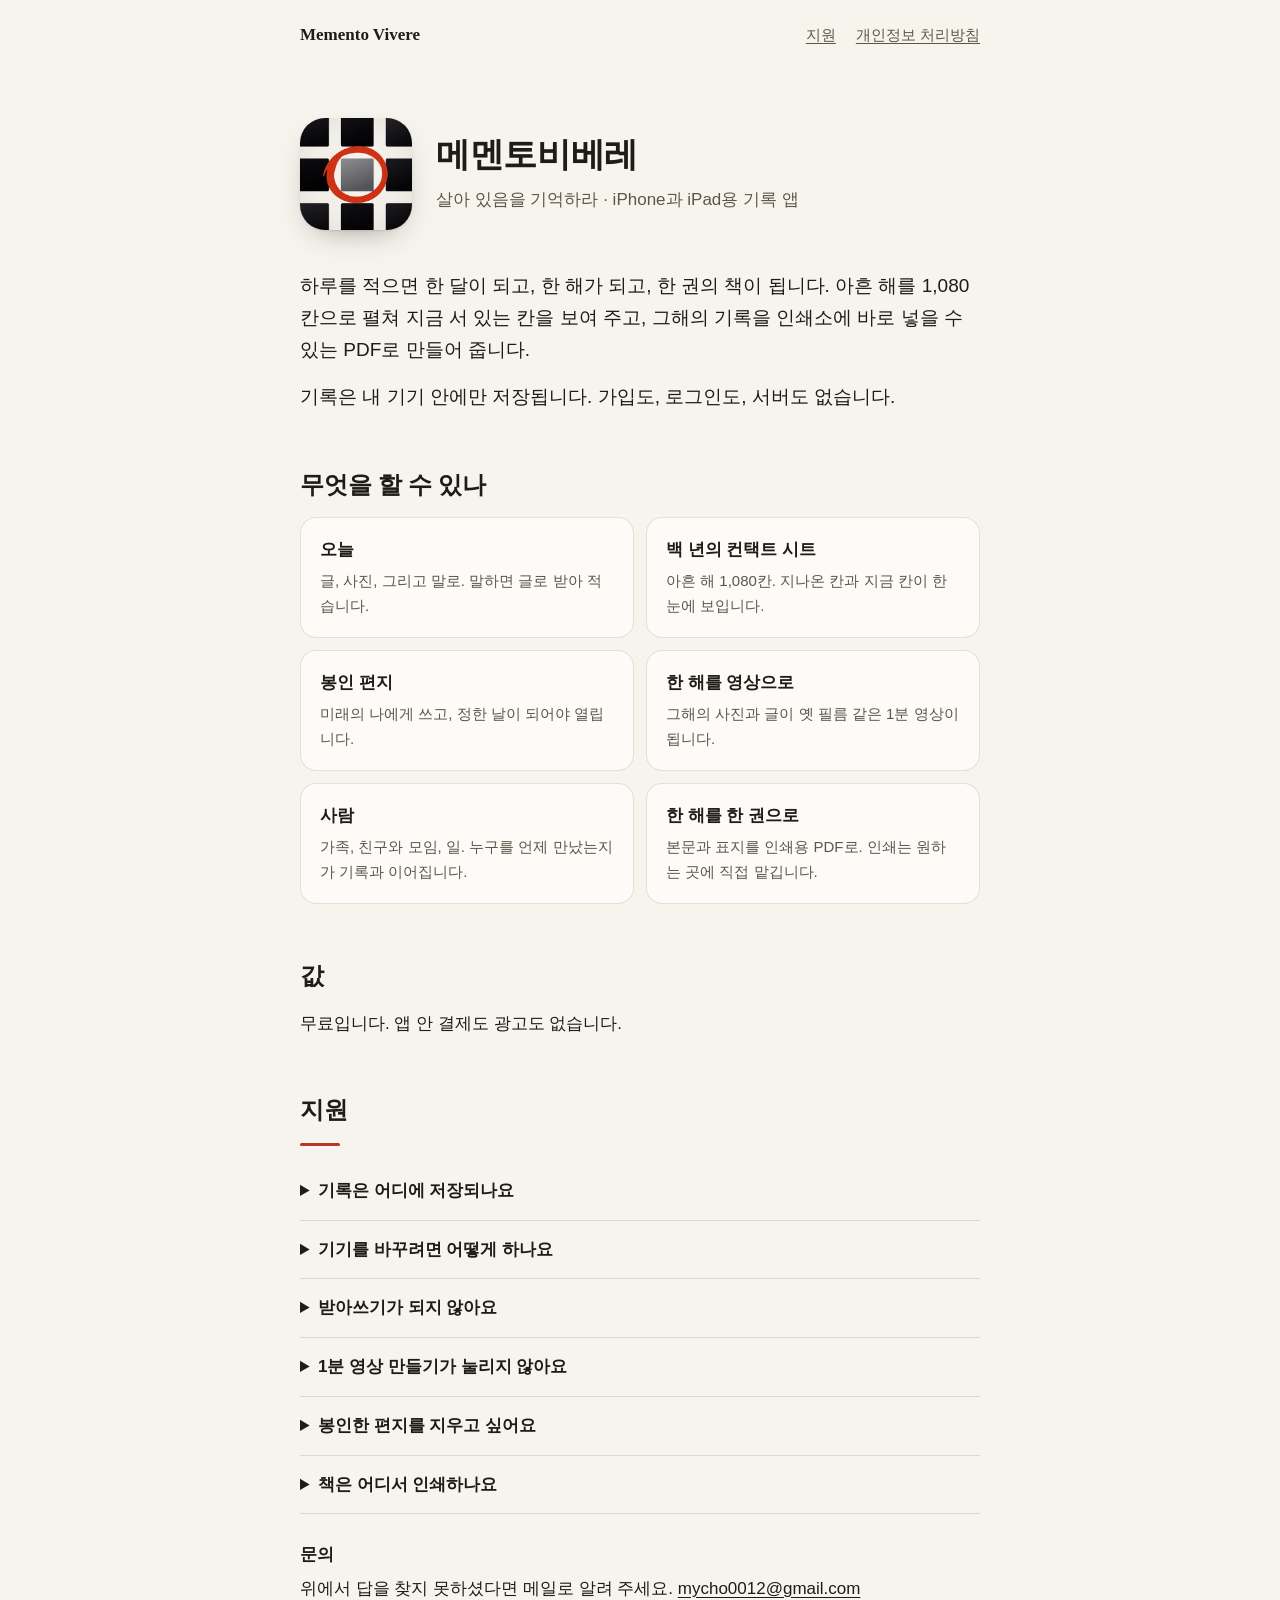
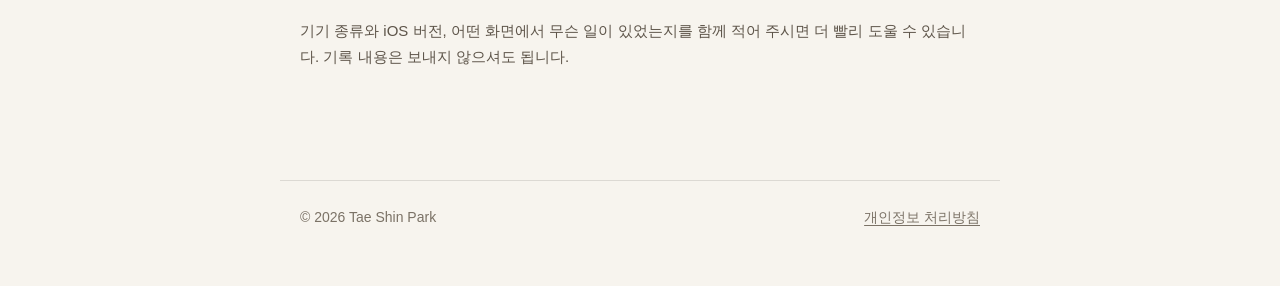
<file: index.html>
<!doctype html>
<html lang="ko">
<head>
<meta charset="utf-8">
<meta name="viewport" content="width=device-width, initial-scale=1">
<title>메멘토비베레 — 소개와 지원</title>
<meta name="description" content="하루를 적으면 한 해가 한 권이 됩니다. 서버 없이 내 아이폰 안에만 기록하는 앱, 메멘토비베레의 소개와 지원 안내.">
<link rel="icon" href="icon.png">
<link rel="stylesheet" href="style.css">
</head>
<body>
<nav><a class="mark" href="./">Memento Vivere</a><div><a href="#support">지원</a><a href="privacy.html">개인정보 처리방침</a></div></nav>
<main>
  <header class="hero">
    <img src="icon.png" alt="메멘토비베레 앱 아이콘 — 필름 칸 가운데 하나에 붉은 동그라미">
    <div>
      <h1>메멘토비베레</h1>
      <p>살아 있음을 기억하라 · iPhone과 iPad용 기록 앱</p>
    </div>
  </header>

  <p class="lead">하루를 적으면 한 달이 되고, 한 해가 되고, 한 권의 책이 됩니다. 아흔 해를 1,080칸으로 펼쳐 지금 서 있는 칸을 보여 주고, 그해의 기록을 인쇄소에 바로 넣을 수 있는 PDF로 만들어 줍니다.</p>
  <p class="lead">기록은 내 기기 안에만 저장됩니다. 가입도, 로그인도, 서버도 없습니다.</p>

  <h2>무엇을 할 수 있나</h2>
  <div class="grid">
    <div class="card"><h3>오늘</h3><p>글, 사진, 그리고 말로. 말하면 글로 받아 적습니다.</p></div>
    <div class="card"><h3>백 년의 컨택트 시트</h3><p>아흔 해 1,080칸. 지나온 칸과 지금 칸이 한눈에 보입니다.</p></div>
    <div class="card"><h3>봉인 편지</h3><p>미래의 나에게 쓰고, 정한 날이 되어야 열립니다.</p></div>
    <div class="card"><h3>한 해를 영상으로</h3><p>그해의 사진과 글이 옛 필름 같은 1분 영상이 됩니다.</p></div>
    <div class="card"><h3>사람</h3><p>가족, 친구와 모임, 일. 누구를 언제 만났는지가 기록과 이어집니다.</p></div>
    <div class="card"><h3>한 해를 한 권으로</h3><p>본문과 표지를 인쇄용 PDF로. 인쇄는 원하는 곳에 직접 맡깁니다.</p></div>
  </div>

  <h2>값</h2>
  <p>무료입니다. 앱 안 결제도 광고도 없습니다.</p>

  <h2 id="support">지원</h2>
  <div class="rule"></div>
  <details><summary>기록은 어디에 저장되나요</summary><p>여러분의 기기 안에만 저장됩니다. 운영자에게도, 다른 어떤 서버에도 보내지 않습니다. 그래서 앱을 지우거나 기기를 잃으면 기록도 함께 사라집니다. 아래의 백업을 꼭 해 두세요.</p></details>
  <details><summary>기기를 바꾸려면 어떻게 하나요</summary><p>옛 기기의 편지 탭이나 책 탭 오른쪽 위 「백업」에서 「백업 내보내기」로 파일을 만들어 iCloud Drive나 외장 저장장치에 둡니다. 새 기기에 앱을 설치한 뒤 같은 화면의 「백업 가져오기」로 그 파일을 고르면 됩니다.</p></details>
  <details><summary>받아쓰기가 되지 않아요</summary><p>받아쓰기는 음성을 기기 밖으로 보내지 않고 기기 안에서만 처리합니다. 그래서 기기 내 한국어 음성 인식을 지원하는 기기에서만 됩니다. 지원하는 기기라면 설정 › 메멘토비베레에서 마이크와 음성 인식이 허용돼 있는지 확인해 주세요.</p></details>
  <details><summary>1분 영상 만들기가 눌리지 않아요</summary><p>1분 영상은 iOS 16.4 이상에서 만들 수 있습니다. 명함 읽기는 iOS 16 이상에서 됩니다.</p></details>
  <details><summary>봉인한 편지를 지우고 싶어요</summary><p>편지 탭의 「편지 관리」를 누르면 Face ID나 기기 암호로 본인 확인을 한 뒤 편지마다 「지우기」가 나타납니다. 지운 편지는 되돌릴 수 없습니다.</p></details>
  <details><summary>책은 어디서 인쇄하나요</summary><p>앱은 인쇄용 PDF(본문과 표지)를 만들어 드립니다. 인쇄와 배송은 앱이 하지 않으니, 만든 파일을 원하는 인쇄소나 자가출판 서비스에 직접 맡겨 주세요.</p></details>

  <h3>문의</h3>
  <p>위에서 답을 찾지 못하셨다면 메일로 알려 주세요. <a href="mailto:mycho0012@gmail.com">mycho0012@gmail.com</a></p>
  <p class="note">기기 종류와 iOS 버전, 어떤 화면에서 무슨 일이 있었는지를 함께 적어 주시면 더 빨리 도울 수 있습니다. 기록 내용은 보내지 않으셔도 됩니다.</p>
</main>
<footer><span>© 2026 Tae Shin Park</span><span><a href="privacy.html">개인정보 처리방침</a></span></footer>
</body>
</html>
</file>
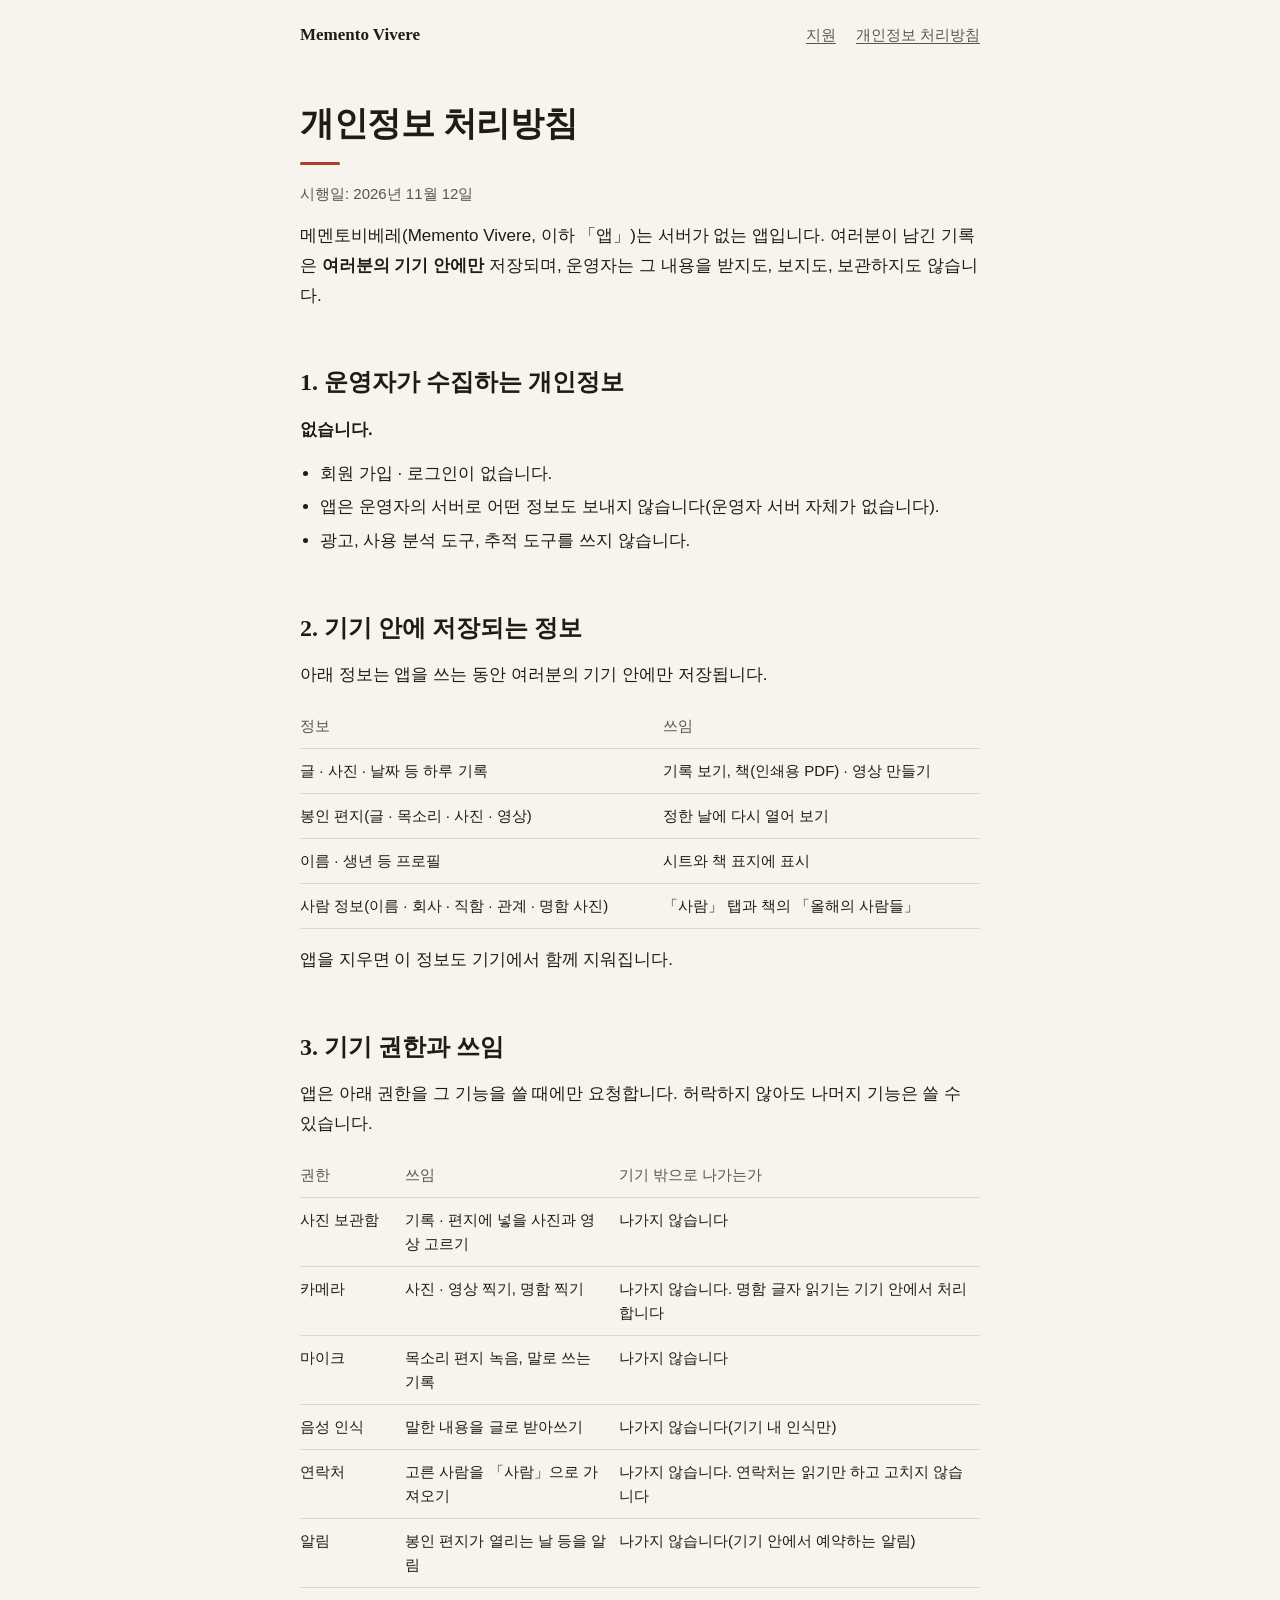
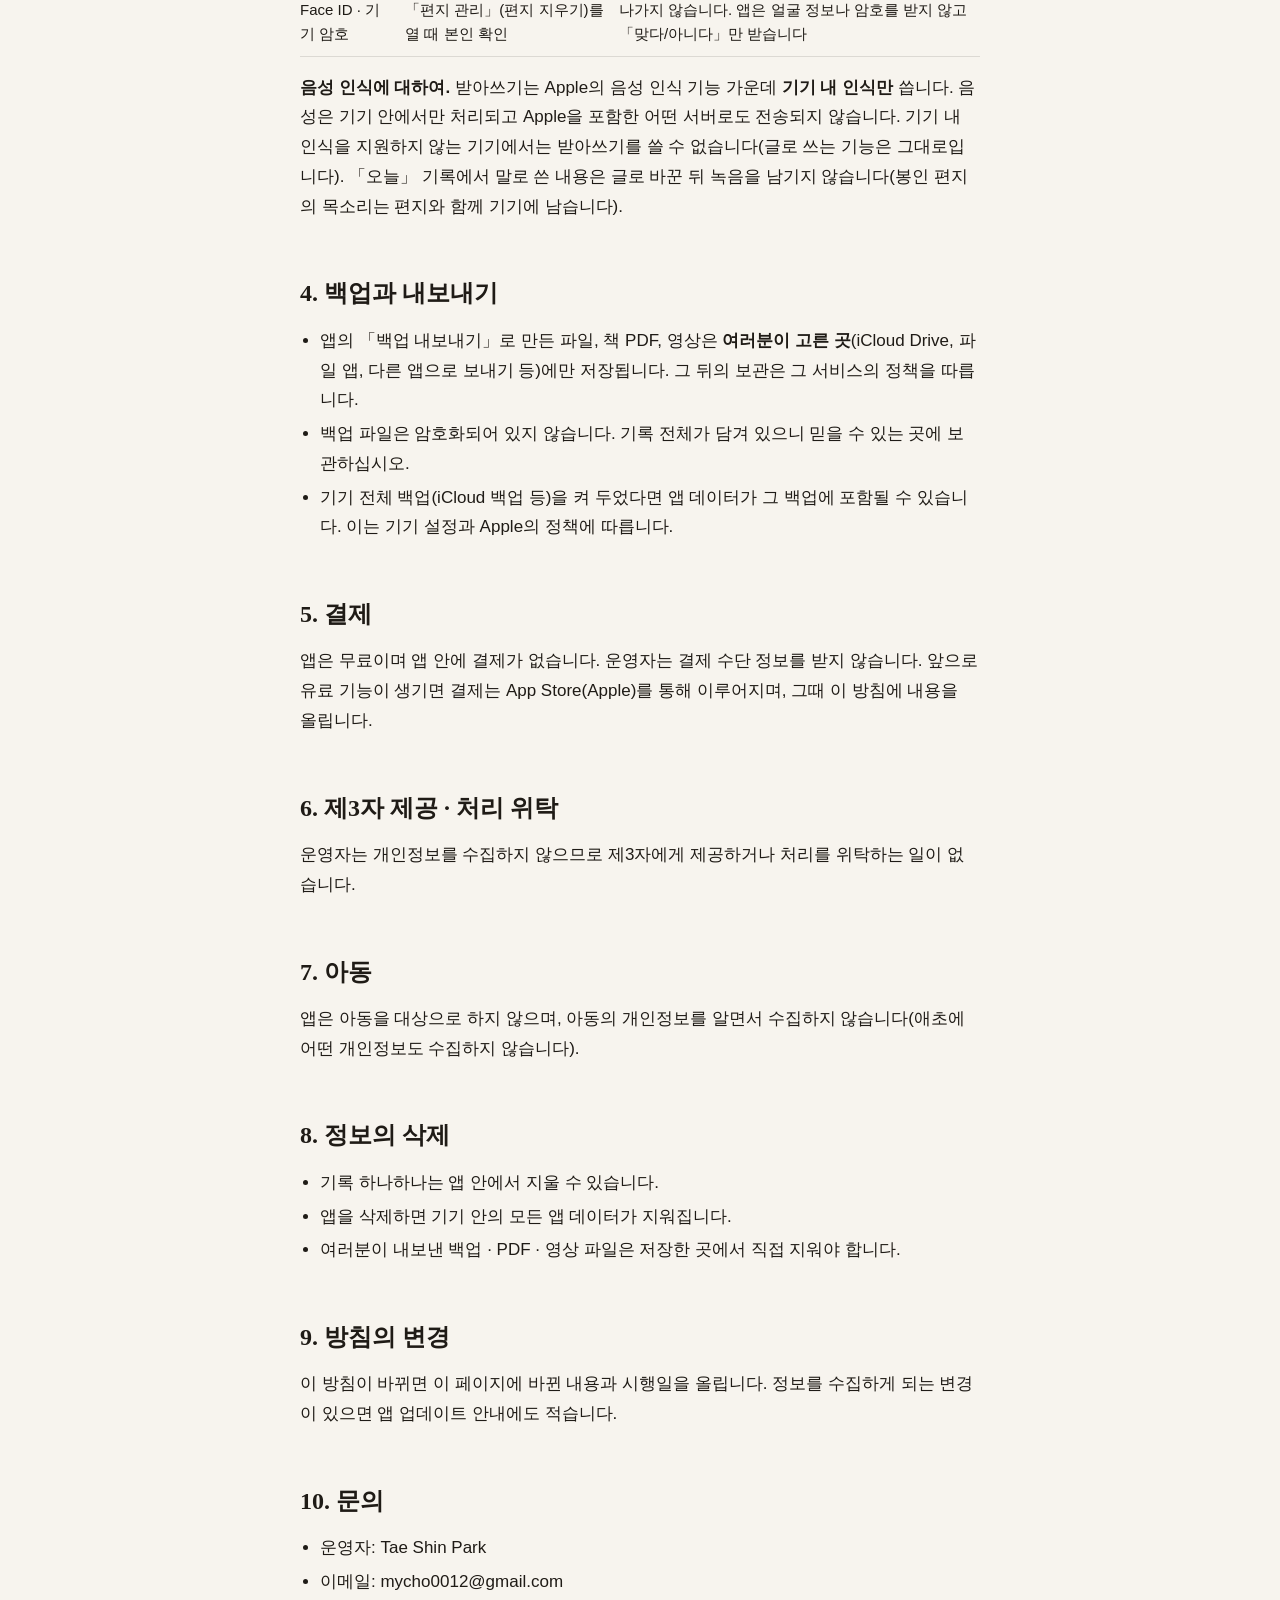
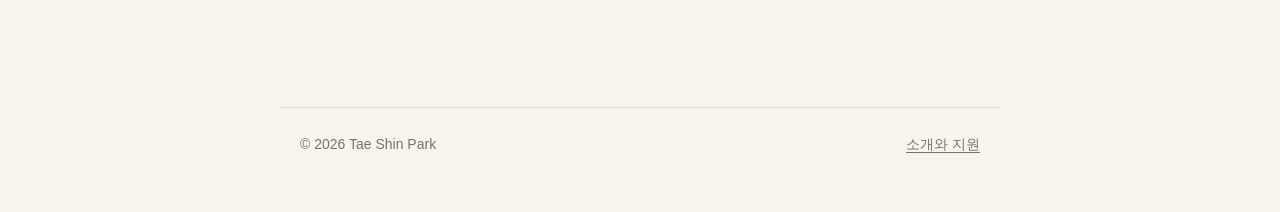
<file: privacy.html>
<!doctype html>
<html lang="ko">
<head>
<meta charset="utf-8">
<meta name="viewport" content="width=device-width, initial-scale=1">
<title>메멘토비베레 — 개인정보 처리방침</title>
<meta name="description" content="메멘토비베레는 서버가 없는 앱입니다. 기록은 기기 안에만 저장되며 운영자는 어떤 개인정보도 수집하지 않습니다.">
<link rel="icon" href="icon.png">
<link rel="stylesheet" href="style.css">
</head>
<body>
<nav><a class="mark" href="./">Memento Vivere</a><div><a href="./#support">지원</a><a href="privacy.html">개인정보 처리방침</a></div></nav>
<main>
  <h1 style="padding-top:32px">개인정보 처리방침</h1>
  <div class="rule" style="margin-top:16px"></div>
  <p class="note">시행일: 2026년 11월 12일</p>
  <p>메멘토비베레(Memento Vivere, 이하 「앱」)는 서버가 없는 앱입니다. 여러분이 남긴 기록은 <strong>여러분의 기기 안에만</strong> 저장되며, 운영자는 그 내용을 받지도, 보지도, 보관하지도 않습니다.</p>
  <h2>1. 운영자가 수집하는 개인정보</h2>
  <p><strong>없습니다.</strong></p>
  <ul><li>회원 가입 · 로그인이 없습니다.</li><li>앱은 운영자의 서버로 어떤 정보도 보내지 않습니다(운영자 서버 자체가 없습니다).</li><li>광고, 사용 분석 도구, 추적 도구를 쓰지 않습니다.</li></ul>
  <h2>2. 기기 안에 저장되는 정보</h2>
  <p>아래 정보는 앱을 쓰는 동안 여러분의 기기 안에만 저장됩니다.</p>
  <table><thead><tr><th>정보</th><th>쓰임</th></tr></thead><tbody><tr><td>글 · 사진 · 날짜 등 하루 기록</td><td>기록 보기, 책(인쇄용 PDF) · 영상 만들기</td></tr><tr><td>봉인 편지(글 · 목소리 · 사진 · 영상)</td><td>정한 날에 다시 열어 보기</td></tr><tr><td>이름 · 생년 등 프로필</td><td>시트와 책 표지에 표시</td></tr><tr><td>사람 정보(이름 · 회사 · 직함 · 관계 · 명함 사진)</td><td>「사람」 탭과 책의 「올해의 사람들」</td></tr></tbody></table>
  <p>앱을 지우면 이 정보도 기기에서 함께 지워집니다.</p>
  <h2>3. 기기 권한과 쓰임</h2>
  <p>앱은 아래 권한을 그 기능을 쓸 때에만 요청합니다. 허락하지 않아도 나머지 기능은 쓸 수 있습니다.</p>
  <table><thead><tr><th>권한</th><th>쓰임</th><th>기기 밖으로 나가는가</th></tr></thead><tbody><tr><td>사진 보관함</td><td>기록 · 편지에 넣을 사진과 영상 고르기</td><td>나가지 않습니다</td></tr><tr><td>카메라</td><td>사진 · 영상 찍기, 명함 찍기</td><td>나가지 않습니다. 명함 글자 읽기는 기기 안에서 처리합니다</td></tr><tr><td>마이크</td><td>목소리 편지 녹음, 말로 쓰는 기록</td><td>나가지 않습니다</td></tr><tr><td>음성 인식</td><td>말한 내용을 글로 받아쓰기</td><td>나가지 않습니다(기기 내 인식만)</td></tr><tr><td>연락처</td><td>고른 사람을 「사람」으로 가져오기</td><td>나가지 않습니다. 연락처는 읽기만 하고 고치지 않습니다</td></tr><tr><td>알림</td><td>봉인 편지가 열리는 날 등을 알림</td><td>나가지 않습니다(기기 안에서 예약하는 알림)</td></tr><tr><td>Face ID · 기기 암호</td><td>「편지 관리」(편지 지우기)를 열 때 본인 확인</td><td>나가지 않습니다. 앱은 얼굴 정보나 암호를 받지 않고 「맞다/아니다」만 받습니다</td></tr></tbody></table>
  <p><strong>음성 인식에 대하여.</strong> 받아쓰기는 Apple의 음성 인식 기능 가운데 <strong>기기 내 인식만</strong> 씁니다. 음성은 기기 안에서만 처리되고 Apple을 포함한 어떤 서버로도 전송되지 않습니다. 기기 내 인식을 지원하지 않는 기기에서는 받아쓰기를 쓸 수 없습니다(글로 쓰는 기능은 그대로입니다). 「오늘」 기록에서 말로 쓴 내용은 글로 바꾼 뒤 녹음을 남기지 않습니다(봉인 편지의 목소리는 편지와 함께 기기에 남습니다).</p>
  <h2>4. 백업과 내보내기</h2>
  <ul><li>앱의 「백업 내보내기」로 만든 파일, 책 PDF, 영상은 <strong>여러분이 고른 곳</strong>(iCloud Drive, 파일 앱, 다른 앱으로 보내기 등)에만 저장됩니다. 그 뒤의 보관은 그 서비스의 정책을 따릅니다.</li><li>백업 파일은 암호화되어 있지 않습니다. 기록 전체가 담겨 있으니 믿을 수 있는 곳에 보관하십시오.</li><li>기기 전체 백업(iCloud 백업 등)을 켜 두었다면 앱 데이터가 그 백업에 포함될 수 있습니다. 이는 기기 설정과 Apple의 정책에 따릅니다.</li></ul>
  <h2>5. 결제</h2>
  <p>앱은 무료이며 앱 안에 결제가 없습니다. 운영자는 결제 수단 정보를 받지 않습니다. 앞으로 유료 기능이 생기면 결제는 App Store(Apple)를 통해 이루어지며, 그때 이 방침에 내용을 올립니다.</p>
  <h2>6. 제3자 제공 · 처리 위탁</h2>
  <p>운영자는 개인정보를 수집하지 않으므로 제3자에게 제공하거나 처리를 위탁하는 일이 없습니다.</p>
  <h2>7. 아동</h2>
  <p>앱은 아동을 대상으로 하지 않으며, 아동의 개인정보를 알면서 수집하지 않습니다(애초에 어떤 개인정보도 수집하지 않습니다).</p>
  <h2>8. 정보의 삭제</h2>
  <ul><li>기록 하나하나는 앱 안에서 지울 수 있습니다.</li><li>앱을 삭제하면 기기 안의 모든 앱 데이터가 지워집니다.</li><li>여러분이 내보낸 백업 · PDF · 영상 파일은 저장한 곳에서 직접 지워야 합니다.</li></ul>
  <h2>9. 방침의 변경</h2>
  <p>이 방침이 바뀌면 이 페이지에 바뀐 내용과 시행일을 올립니다. 정보를 수집하게 되는 변경이 있으면 앱 업데이트 안내에도 적습니다.</p>
  <h2>10. 문의</h2>
  <ul><li>운영자: Tae Shin Park</li><li>이메일: mycho0012@gmail.com</li></ul>
</main>
<footer><span>© 2026 Tae Shin Park</span><span><a href="./">소개와 지원</a></span></footer>
</body>
</html>
</file>
<file: style.css>
/* 메멘토비베레 — 소개 · 지원 · 개인정보 처리방침. 바깥 글꼴·스크립트·추적 없음(이 사이트도 아무것도 모으지 않는다) */
:root { --bg: #f7f4ee; --card: #fdfbf7; --line: rgba(31, 27, 22, .12); --t1: #1f1b16; --t2: #5e554a; --t3: #7b7266; --accent: #b23a26;
  --serif: 'Noto Serif KR', 'AppleMyungjo', 'Nanum Myeongjo', 'Batang', serif; --sans: -apple-system, 'Apple SD Gothic Neo', 'Noto Sans KR', 'Malgun Gothic', sans-serif; }
@media (prefers-color-scheme: dark) { :root { --bg: #161513; --card: #1c1a18; --line: rgba(239, 233, 222, .12); --t1: #efe9de; --t2: #aaa398; --t3: #8a847a; --accent: #e0694f; } }
* { box-sizing: border-box; }
html { -webkit-text-size-adjust: 100%; }
body { margin: 0; background: var(--bg); color: var(--t1); font: 17px/1.75 var(--sans); }
main { max-width: 720px; margin: 0 auto; padding: 0 20px 96px; }
a { color: inherit; text-underline-offset: 3px; }
nav { max-width: 720px; margin: 0 auto; padding: 20px; display: flex; justify-content: space-between; align-items: center; gap: 16px; font-size: 15px; }
nav .mark { font-family: var(--serif); font-weight: 600; font-size: 17px; text-decoration: none; }
nav div { display: flex; gap: 20px; color: var(--t2); }
header.hero { padding: 48px 0 40px; display: grid; grid-template-columns: 112px 1fr; gap: 24px; align-items: center; }
header.hero img { width: 112px; height: 112px; border-radius: 25px; box-shadow: 0 1px 2px rgba(0, 0, 0, .08), 0 12px 32px -16px rgba(31, 27, 22, .5); }
h1 { margin: 0; font: 600 34px/1.3 var(--serif); letter-spacing: -.01em; }
header.hero p { margin: 8px 0 0; color: var(--t2); }
h2 { margin: 56px 0 16px; font: 600 24px/1.35 var(--serif); }
h3 { margin: 28px 0 6px; font: 600 17px/1.5 var(--sans); }
p { margin: 0 0 14px; }
.lead { font-size: 19px; line-height: 1.7; }
ul { margin: 0 0 14px; padding-left: 20px; } li { margin: 4px 0; }
.card { background: var(--card); border-radius: 16px; box-shadow: inset 0 0 0 1px var(--line); padding: 20px; }
.grid { display: grid; grid-template-columns: 1fr 1fr; gap: 12px; } .grid .card h3 { margin-top: 0; } .grid .card p { margin: 0; color: var(--t2); font-size: 15px; line-height: 1.65; }
.note { color: var(--t2); font-size: 15px; }
table { width: 100%; border-collapse: collapse; margin: 8px 0 16px; font-size: 15px; line-height: 1.6; }
th, td { text-align: left; vertical-align: top; padding: 10px 12px 10px 0; border-bottom: 1px solid var(--line); } th { color: var(--t2); font-weight: 400; }
details { border-bottom: 1px solid var(--line); padding: 14px 0; } summary { cursor: pointer; font-weight: 600; } details p { margin: 10px 0 0; color: var(--t2); }
.rule { width: 40px; height: 3px; background: var(--accent); border-radius: 2px; margin: 0 0 16px; }
footer { max-width: 720px; margin: 0 auto; padding: 24px 20px 56px; color: var(--t3); font-size: 14px; border-top: 1px solid var(--line); display: flex; justify-content: space-between; gap: 16px; flex-wrap: wrap; }
@media (max-width: 560px) { header.hero { grid-template-columns: 1fr; gap: 16px; padding-top: 24px; } header.hero img { width: 88px; height: 88px; border-radius: 20px; } h1 { font-size: 28px; } .grid { grid-template-columns: 1fr; } nav div { gap: 14px; } }
</file>
